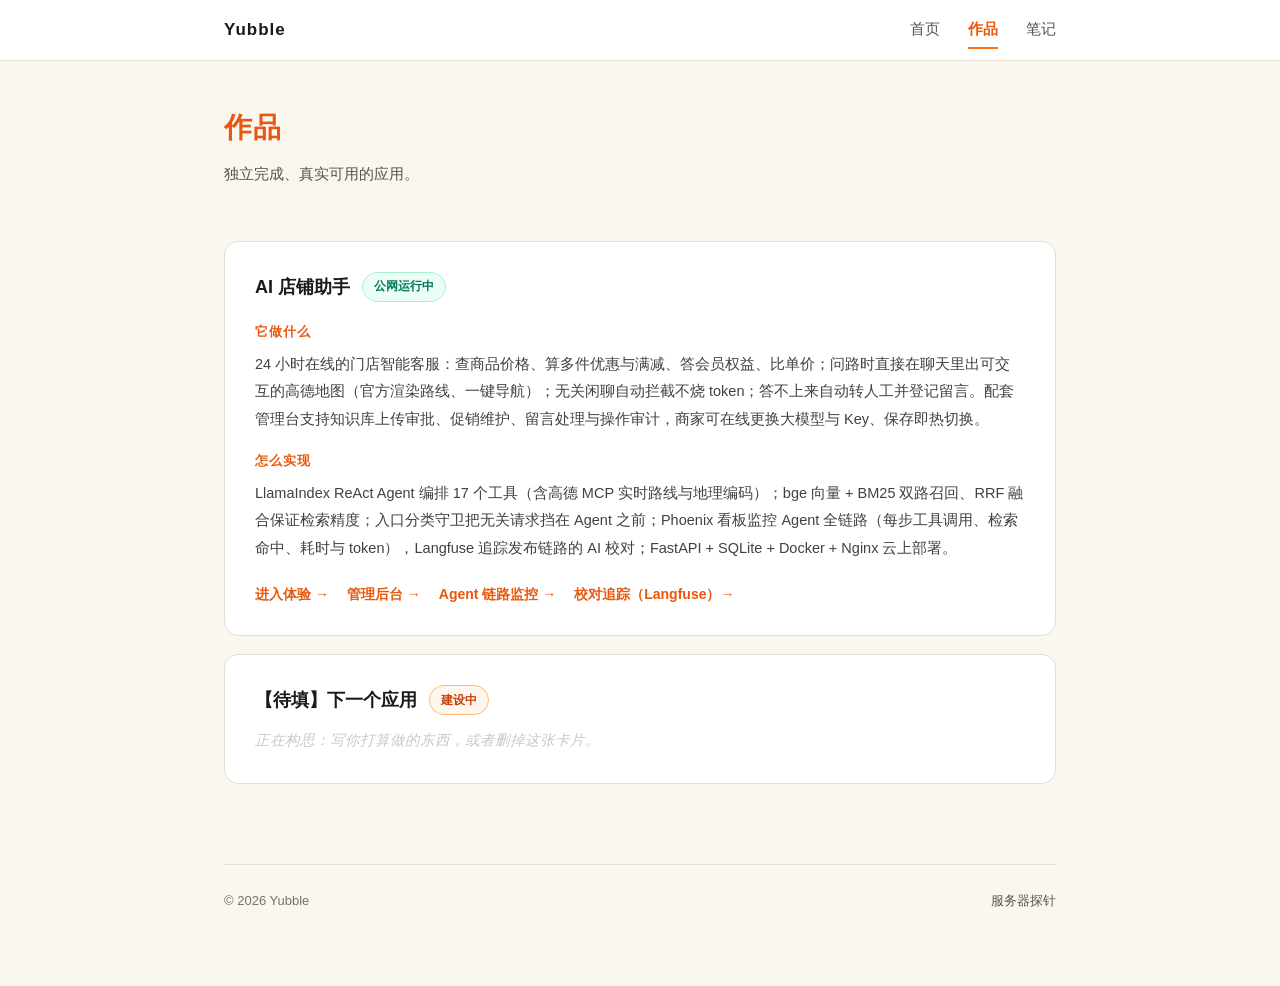
<file: site/works.html>
<!DOCTYPE html>
<html lang="zh-CN">
<head>
<meta charset="UTF-8">
<meta name="viewport" content="width=device-width, initial-scale=1.0">
<title>Yubble · 作品</title>
<link rel="stylesheet" href="style.css?v=12">
</head>
<body>

<nav>
  <div class="nav-inner">
    <a class="nav-brand" href="index.html">Yubble</a>
    <div class="nav-links">
      <a href="index.html">首页</a>
      <a class="active" href="works.html">作品</a>
      <a href="notes.html">笔记</a>
    </div>
  </div>
</nav>

<div class="page">

  <header style="margin-bottom:8px;">
    <h1 class="page-title">作品</h1>
    <p class="page-sub">独立完成、真实可用的应用。</p>
  </header>

  <section>
    <div class="works">

      <div class="work">
        <div class="work-head">
          <h3>AI 店铺助手</h3>
          <span class="badge live">公网运行中</span>
        </div>
        <div class="cap">它做什么</div>
        <p>24 小时在线的门店智能客服：查商品价格、算多件优惠与满减、答会员权益、比单价；问路时直接在聊天里出可交互的高德地图（官方渲染路线、一键导航）；无关闲聊自动拦截不烧 token；答不上来自动转人工并登记留言。配套管理台支持知识库上传审批、促销维护、留言处理与操作审计，商家可在线更换大模型与 Key、保存即热切换。</p>
        <div class="cap">怎么实现</div>
        <p>LlamaIndex ReAct Agent 编排 17 个工具（含高德 MCP 实时路线与地理编码）；bge 向量 + BM25 双路召回、RRF 融合保证检索精度；入口分类守卫把无关请求挡在 Agent 之前；Phoenix 看板监控 Agent 全链路（每步工具调用、检索命中、耗时与 token），Langfuse 追踪发布链路的 AI 校对；FastAPI + SQLite + Docker + Nginx 云上部署。</p>
        <div style="display:flex;gap:18px;flex-wrap:wrap;margin-top:4px">
          <a class="go" href="/agent/" target="_blank">进入体验 →</a>
          <a class="go" href="/agent/admin" target="_blank">管理后台 →</a>
          <a class="go" href="/phoenix/" target="_blank">Agent 链路监控 →</a>
          <a class="go" href="https://us.cloud.langfuse.com" target="_blank">校对追踪（Langfuse）→</a>
        </div>
      </div>

      <div class="work">
        <div class="work-head">
          <h3>【待填】下一个应用</h3>
          <span class="badge wip">建设中</span>
        </div>
        <p class="todo" style="color:#c8c8c8; font-style:italic;">正在构思：写你打算做的东西，或者删掉这张卡片。</p>
      </div>

    </div>
  </section>

  <footer>
    <span>© 2026 Yubble</span>
    <span><a href="/hello">服务器探针</a></span>
  </footer>

</div>
</body>
</html>
</file>
<file: site/style.css>
/* Yubble 个人门户 · 共享样式 v3（暖色热烈版） */
* { margin: 0; padding: 0; box-sizing: border-box; }
html { -webkit-font-smoothing: antialiased; scroll-behavior: smooth; }
body {
  font-family: -apple-system, BlinkMacSystemFont, "PingFang SC", "Hiragino Sans GB",
              "Microsoft YaHei", "Noto Sans SC", "Source Han Sans CN", sans-serif;
  background: #faf6f0; color: #1c1917;
  font-size: 16px; line-height: 1.9;
}

/* ── 导航栏 ── */
nav {
  position: sticky; top: 0; z-index: 10;
  background: rgba(255,255,255,.94); backdrop-filter: blur(8px);
  border-bottom: 1px solid #eadfd5;
}
.nav-inner {
  max-width: 880px; margin: 0 auto; padding: 0 24px;
  height: 60px; display: flex; align-items: center; justify-content: space-between;
}
.nav-brand {
  font-weight: 800; font-size: 17px; letter-spacing: 1px;
  text-decoration: none; color: #1c1917;
}
.nav-links { display: flex; gap: 28px; }
.nav-links a {
  text-decoration: none; color: #57534e; font-size: 15px; font-weight: 500; padding: 4px 0;
  border-bottom: 2px solid transparent; transition: color .15s, border-color .15s;
}
.nav-links a:hover { color: #1c1917; }
.nav-links a.active { color: #ea580c; font-weight: 700; border-bottom-color: #f97316; }

/* ── 版心 ── */
.page { max-width: 880px; margin: 0 auto; padding: 40px 24px 72px; }

/* ── 首页 Hero：奶油粉彩渐变（柔和暖调）── */
.hero {
  display: flex; gap: 28px; align-items: center;
  background: linear-gradient(118deg, #ffe9d2 0%, #fcd9e6 52%, #e2d6fa 100%);
  border: 1px solid #f2ddcb;
  border-radius: 22px; padding: 42px 38px;
  color: #1c1917;
  box-shadow: 0 10px 26px rgba(236, 100, 80, .1);
}
.hero .avatar {
  width: 92px; height: 92px; border-radius: 50%; flex-shrink: 0;
  background: rgba(255,255,255,.8); border: 2px solid #fff;
  color: #ea580c;
  display: flex; align-items: center; justify-content: center;
  font-size: 34px; font-weight: 800;
  box-shadow: 0 4px 14px rgba(234, 88, 12, .15);
}
.hero h1 { font-size: 32px; font-weight: 800; letter-spacing: .5px; color: #1c1917; }
.hero .tagline { color: #57534e; font-size: 16px; font-weight: 500; margin-top: 6px; }
.contact-chips { margin-top: 14px; display: flex; flex-wrap: wrap; gap: 8px; }
.hero .chip {
  font-size: 13.5px; font-weight: 500; color: #44403c;
  background: rgba(255,255,255,.75); border: 1px solid rgba(255,255,255,.95);
  border-radius: 999px; padding: 4px 14px; text-decoration: none;
}
.hero .chip.link {
  display: inline-flex; align-items: center; gap: 6px;
  color: #c2410c; background: #fff; border-color: #fff;
  cursor: pointer;
}
.hero .chip.link svg { width: 14px; height: 14px; }
.hero .chip.link .ext { font-size: 11px; opacity: .7; }
.hero .chip.link:hover { box-shadow: 0 2px 10px rgba(194, 65, 12, .18); }

/* ── 内页标题（作品/笔记）── */
.page-title {
  font-size: 28px; font-weight: 800; letter-spacing: 1px;
  background: linear-gradient(90deg, #ea580c, #db2777);
  -webkit-background-clip: text; background-clip: text; color: transparent;
}
.page-sub { color: #57534e; margin-top: 6px; font-size: 15px; }

/* ── 分节标签：橙色竖条 + 加粗大字 ── */
section { margin-top: 52px; }
.label {
  display: flex; align-items: center; gap: 10px;
  font-size: 19px; font-weight: 800; color: #1c1917;
  letter-spacing: 1px; margin-bottom: 20px;
}
.label::before {
  content: ""; width: 5px; height: 20px; border-radius: 3px;
  background: linear-gradient(180deg, #f97316, #ec4899);
  flex-shrink: 0;
}

/* 正文 */
section p { font-size: 16px; color: #292524; }
.about p { text-indent: 2em; }   /* 中文排版惯例：首行缩进两字符 */

/* ── 经历条目：白卡片 ── */
.entry {
  display: flex; gap: 20px; padding: 20px 22px; margin-bottom: 12px;
  background: #fff; border: 1px solid #e7ded2; border-radius: 14px;
  transition: border-color .15s, box-shadow .15s, transform .15s;
}
.entry:hover {
  border-color: #f5b58a; box-shadow: 0 6px 18px rgba(249, 115, 22, .1);
  transform: translateY(-2px);
}
.entry .when {
  flex-shrink: 0; width: 96px; font-size: 14px; font-weight: 700;
  color: #ea580c; padding-top: 3px;
}
.entry .what h3 { font-size: 16.5px; font-weight: 700; color: #1c1917; }
.entry .what p { font-size: 14.5px; color: #44403c; margin-top: 5px; }
.entry .todo { color: #a8a29e; font-style: italic; }

/* ── 技能标签 ── */
.skills-cap {
  font-size: 14px; font-weight: 700; color: #ea580c;
  margin-bottom: 10px; letter-spacing: 1px;
}
.skills { display: flex; flex-wrap: wrap; gap: 10px; }
.skill {
  font-size: 14px; font-weight: 500; background: #fff;
  border: 1px solid #e7ded2; border-radius: 8px; padding: 7px 15px; color: #292524;
  transition: border-color .15s, color .15s;
}
.skill:hover { border-color: #f97316; color: #ea580c; }

/* ── 卡片（作品）── */
.works { display: flex; flex-direction: column; gap: 18px; }
.work {
  background: #fff; border: 1px solid #e7ded2; border-radius: 14px;
  padding: 28px 30px; transition: box-shadow .18s, border-color .18s, transform .18s;
}
.work:hover {
  border-color: #f5b58a; box-shadow: 0 10px 26px rgba(249, 115, 22, .1);
  transform: translateY(-2px);
}
.work-head { display: flex; align-items: center; gap: 12px; }
.work-head h3 { font-size: 18px; font-weight: 700; color: #1c1917; }
.badge {
  font-size: 12px; border-radius: 999px; padding: 2.5px 11px; font-weight: 600;
}
.badge.live { background: #ecfdf5; color: #047857; border: 1px solid #a7f3d0; }
.badge.wip  { background: #fff7ed; color: #c2410c; border: 1px solid #fdba74; }
.work p { font-size: 14.5px; color: #44403c; margin-top: 10px; }
.work .cap {
  font-size: 13px; font-weight: 700; color: #ea580c;
  letter-spacing: 1px; margin-top: 16px;
}
.work .cap + p { margin-top: 6px; }
.work .meta { margin-top: 12px; font-size: 12.5px; color: #78716c; }
.work a.go {
  display: inline-block; margin-top: 14px; font-size: 14px;
  color: #ea580c; text-decoration: none; font-weight: 700;
}
.work a.go:hover { text-decoration: underline; }

/* ── 笔记列表 ── */
.note {
  display: block; text-decoration: none; color: inherit;
  padding: 22px 0; border-bottom: 1px solid #e7ded2;
}
.note:first-of-type { border-top: 1px solid #e7ded2; }
.note .date { font-size: 13px; font-weight: 700; color: #ea580c; }
.note h3 { font-size: 17px; font-weight: 700; margin-top: 5px; color: #1c1917; transition: color .15s; }
.note:hover h3 { color: #ea580c; }
.note p { font-size: 14.5px; color: #44403c; margin-top: 6px; }

/* 目录筛选 chips（2026-11-24 目录功能）：默认「全部」，点选只看某主题 */
.cat-chip {
  display: inline-block; padding: 4px 14px; border: 1px solid #e0d6c4; color: #78716c;
  border-radius: 14px; font-size: 12.5px; cursor: pointer; background: #fff;
  transition: all .15s; letter-spacing: .5px;
}
.cat-chip:hover { border-color: #ea580c; color: #ea580c; }
.cat-chip.on { background: #ea580c; border-color: #ea580c; color: #fff; }
/* 列表项与编辑器里的目录徽标 */
.cat-badge {
  display: inline-block; padding: 1px 9px; border: 1px solid #f3d5c0; color: #c2410c;
  border-radius: 10px; font-size: 11px; margin-left: 8px; vertical-align: 2px;
  background: #fff7f0; font-weight: 500; white-space: nowrap;
}

/* ── 页脚 ── */
footer {
  margin-top: 80px; padding-top: 24px; border-top: 1px solid #e7ded2;
  color: #78716c; font-size: 13px;
  display: flex; justify-content: space-between; flex-wrap: wrap; gap: 8px;
}
footer a { color: #57534e; text-decoration: none; font-weight: 500; }
footer a:hover { color: #ea580c; }

/* ── 笔记详情（Git 即 CMS：md 由前端渲染）── */
.note-loading {
  color: #a8a29e; padding: 30px 4px; font-size: 13.5px; text-align: center;
  border: 1px dashed #e7ded2; border-radius: 10px; margin-top: 18px;
}
.note-back {
  display: inline-block; margin: 20px 0 4px; font-size: 13.5px;
  color: #ea580c; text-decoration: none; letter-spacing: 1px;
}
.note-back:hover { text-decoration: underline; }
.md-body {
  background: #fff; border: 1px solid #eee4d4; border-radius: 12px;
  padding: 34px 38px; margin: 14px 0 22px; line-height: 1.9; color: #292524;
}
.md-body h1 { font-size: 25px; font-weight: 800; margin: 2px 0 18px; letter-spacing: .5px; color: #1c1917; }
.md-body h2 { font-size: 19px; font-weight: 700; margin: 28px 0 10px; padding-left: 12px; border-left: 4px solid #ea580c; color: #1c1917; }
.md-body h3 { font-size: 16px; font-weight: 700; margin: 22px 0 8px; color: #1c1917; }
.md-body p { margin: 10px 0; font-size: 15px; }
/* 中文排版：正文段落首行缩进两字。
   只缩顶层段落（> 直接子级）——引用/列表/表格里的段落不缩，嵌进容器再缩会显得突兀 */
.md-body > p { text-indent: 2em; }
/* 编辑器所见即所得同步缩进：写作时看到的 = 发布后的样子 */
.vditor-wysiwyg .vditor-reset > p { text-indent: 2em; }
/* 盘古之白显示层兜底：原生 text-autospace（Chrome 128+/Safari 18.4+）——
   未整形的内容也显示中英视觉间隔；已有空格处不会重复加 */
.md-body, .vditor-wysiwyg .vditor-reset { text-autospace: normal; }
.md-body img { max-width: 100%; border-radius: 8px; margin: 10px 0; display: block; }
.md-body code {
  background: #faf3e7; border: 1px solid #f0e4cf; border-radius: 4px;
  padding: 1px 6px; font: 13px/1.6 Menlo, Consolas, monospace; color: #b3451e;
}
.md-body pre { background: #2b2723; color: #f3ede2; border-radius: 8px; padding: 16px 18px; overflow: auto; margin: 14px 0; }
.md-body pre code { background: none; border: none; color: inherit; padding: 0; }
.md-body blockquote {
  border-left: 4px solid #f3c9ad; background: #fdf6ee; margin: 12px 0;
  padding: 8px 16px; color: #92610e; border-radius: 0 8px 8px 0;
}
.md-body ul, .md-body ol { padding-left: 24px; margin: 10px 0; }
.md-body li { margin: 4px 0; }
.md-body hr { border: none; border-top: 1px dashed #e7ded2; margin: 24px 0; }
.md-body a { color: #ea580c; }
.md-body table { border-collapse: collapse; margin: 14px 0; width: 100%; }
.md-body th, .md-body td { border: 1px solid #e8ddc9; padding: 7px 12px; font-size: 13.5px; text-align: left; }
.md-body th { background: #faf3e7; }

/* ── 写作台（浏览器里写 md，发布进 Git）── */
.write-entry {
  display: inline-block; padding: 7px 18px; border: 1px solid #ea580c; color: #ea580c;
  border-radius: 20px; font-size: 13.5px; font-weight: 700; text-decoration: none;
  letter-spacing: 1px; transition: all .15s; background: #fff;
}
.write-entry:hover { background: #ea580c; color: #fff; }
.editor-card { background: #fff; border: 1px solid #eee4d4; border-radius: 12px; padding: 24px 28px; margin: 14px 0 22px; }
.editor-head { display: flex; align-items: center; gap: 12px; margin-bottom: 12px; }
.editor-head h2 { font-size: 18px; font-weight: 800; color: #1c1917; flex: 1; margin: 0; }
.editor-auth { display: flex; gap: 10px; align-items: center; flex-wrap: wrap; margin-bottom: 14px; }
.editor-auth input { padding: 8px 11px; border: 1px solid #e0d6c4; border-radius: 6px; font-size: 13.5px; background: #fff; }
.editor-auth input:focus { outline: none; border-color: #ea580c; box-shadow: 0 0 0 3px rgba(234,88,12,.12); }
.editor-auth button { padding: 8px 16px; border: 1px solid #ea580c; background: #ea580c; color: #fff; border-radius: 6px; font-size: 13.5px; cursor: pointer; }
.editor-auth button:hover { background: #c2410c; }
.editor-meta { display: flex; gap: 12px; align-items: center; flex-wrap: wrap; margin-bottom: 10px; font-size: 13px; color: #57534e; }
.editor-meta input { padding: 7px 10px; border: 1px solid #e0d6c4; border-radius: 6px; font-size: 13.5px; background: #fff; color: #1c1917; }
.editor-meta input:focus { outline: none; border-color: #ea580c; box-shadow: 0 0 0 3px rgba(234,88,12,.12); }
.ed-file { font: 12.5px Menlo, Consolas, monospace; color: #92610e; background: #fdf6ee; padding: 4px 10px; border-radius: 6px; }
.editor-bar { display: flex; gap: 10px; align-items: center; flex-wrap: wrap; margin: 12px 0; }
.editor-bar button { padding: 7px 16px; border: 1px solid #e0d6c4; background: #fff; border-radius: 6px; font-size: 13px; cursor: pointer; transition: all .15s; }
.editor-bar button:hover { border-color: #ea580c; color: #ea580c; }
.editor-bar button.primary { background: #ea580c; border-color: #ea580c; color: #fff; }
.editor-bar button.primary:hover { background: #c2410c; color: #fff; }
.editor-bar button:disabled { opacity: .45; cursor: not-allowed; }
.ed-auto { font-size: 12px; color: #a8a29e; min-width: 150px; }
.md-editor {
  width: 100%; min-height: 52vh; padding: 16px; border: 1px solid #e0d6c4; border-radius: 10px;
  font: 13.5px/1.8 Menlo, "PingFang SC", monospace; background: #fffdf9; color: #292524; resize: vertical;
}
.md-editor:focus { outline: none; border-color: #ea580c; box-shadow: 0 0 0 3px rgba(234,88,12,.1); }
.draft-item { display: flex; align-items: center; gap: 10px; padding: 9px 4px; border-bottom: 1px dashed #eee4d4; font-size: 13.5px; }
.draft-item:last-child { border-bottom: none; }
.draft-item .t { flex: 1; font-weight: 700; color: #1c1917; min-width: 0; overflow: hidden; text-overflow: ellipsis; white-space: nowrap; }
.draft-item .meta { font-size: 12px; color: #a8a29e; flex: none; }
.draft-item button { padding: 3px 10px; font-size: 12px; border: 1px solid #e0d6c4; background: #fff; border-radius: 5px; cursor: pointer; flex: none; }
.draft-item button:hover { border-color: #ea580c; color: #ea580c; }

/* 写作台的口令状态胶囊（与运营管理台同款语义） */
.auth-pill { display: inline-flex; align-items: center; gap: 7px; padding: 4px 12px;
             border-radius: 20px; font-size: 12.5px; letter-spacing: 1px; flex: none;
             border: 1px solid #e7ded2; color: #78716c; background: #fff; }
.auth-pill::before { content: ''; width: 7px; height: 7px; border-radius: 50%; background: #d6cec1; flex: none; }
.auth-pill.on { background: #e9f3ec; color: #2f7d4f; border-color: #cfe4d6; }
.auth-pill.on::before { background: #2f7d4f; }
.auth-pill.err { background: #faeeec; color: #b42318; border-color: #e8c8c2; }
.auth-pill.err::before { background: #b42318; }

/* toast */
#toasts { position: fixed; top: 18px; right: 18px; z-index: 99; display: flex; flex-direction: column; gap: 10px; }
.toast { background: #1c1917; color: #faf6f0; border-radius: 8px; padding: 11px 16px; font-size: 13px;
         max-width: 420px; box-shadow: 0 8px 22px rgba(28,25,23,.3); animation: toastIn .22s ease-out; }
.toast.ok { border-left: 3px solid #6fce97; }
.toast.err { border-left: 3px solid #ff8f7e; }
.toast.info { border-left: 3px solid #d8c48a; }
@keyframes toastIn { from { transform: translateX(24px); opacity: 0; } }

@media (max-width: 560px) {
  .page { padding-top: 28px; }
  .hero { flex-direction: column; align-items: flex-start; gap: 16px; padding: 32px 26px; }
  .entry { flex-direction: column; gap: 6px; padding: 16px 18px; }
  .entry .when { width: auto; }
  .nav-links { gap: 16px; }
}

/* AI 校对报告浮层 */
.proof-item { border: 1px solid #f0e4cf; background: #fdf9f2; border-radius: 8px; padding: 10px 14px; margin: 8px 0; font-size: 13.5px; }
.proof-tag { display: inline-block; padding: 2px 8px; border-radius: 6px; background: #fee2e2; color: #b91c1c; font-size: 12px; margin-right: 8px; }
/* 一键修正：把该问题的原文替换为建议——不用回文章手动找。
   头行 flex 布局：fix 占满中间把按钮推到卡片最右（float 在 inline
   流里不可靠，2026-11-14 实测按钮贴在文字后而非靠右） */
.proof-head { display: flex; align-items: center; gap: 8px; }
.proof-head .proof-fix { flex: 1; min-width: 0; }
.proof-apply { flex-shrink: 0; padding: 3px 14px; border: 1px solid #e0d6c4; background: #fff; border-radius: 6px; font-size: 12.5px; cursor: pointer; color: #b91c1c; white-space: nowrap; }
.proof-apply:hover:not(:disabled) { background: #fef2f2; border-color: #b91c1c; }
.proof-apply:disabled { color: #16a34a; border-color: #bbf7d0; cursor: default; }
.proof-fix { font-weight: 600; color: #1c1917; }
.proof-reason { margin-top: 4px; font-size: 12.5px; color: #78716c; }
#proofModal button { padding: 8px 16px; border: 1px solid #e0d6c4; background: #fff; border-radius: 6px; font-size: 13.5px; cursor: pointer; }
#proofModal button.primary { background: #ea580c; border-color: #ea580c; color: #fff; }

/* Moments · 现场留影（主页底部小图区，简单展示） */
.moments { margin-top: 40px; }
.moment-grid { display: grid; grid-template-columns: repeat(auto-fit, minmax(200px, 1fr)); gap: 14px; }
.moment-grid figure { margin: 0; overflow: hidden; border-radius: 10px; border: 1px solid #e7e0d3; background: #fff; }
.moment-grid img { width: 100%; height: 150px; object-fit: cover; display: block; transition: transform .25s ease; }
.moment-grid figure:hover img { transform: scale(1.04); }
@media (max-width: 640px) { .moment-grid { grid-template-columns: 1fr; } .moment-grid img { height: 180px; } }

/* 学习笔记：列表计数与分页（2026-11-28；28 日晚重设计：去白底融入米色页面，
   数字按钮透明底 hover 浮现淡橙，当前页橙块；计数行带"第 x/y 页"提示） */
.list-meta {
  display: flex; justify-content: flex-end; margin: 2px 0 -4px;
  color: #a8a29e; font-size: 12.5px; letter-spacing: .5px;
}
.list-meta b { color: #ea580c; font-weight: 700; }
.pager {
  display: flex; justify-content: center; align-items: center;
  gap: 4px; flex-wrap: wrap; margin: 30px 0 12px;
}
.page-btn {
  min-width: 36px; padding: 7px 13px; border: none; border-radius: 18px;
  background: transparent; color: #8a8178; font-size: 13px; cursor: pointer;
  transition: all .15s; letter-spacing: .5px; text-align: center;
}
.page-btn:hover:not(:disabled) { background: #ffedd9; color: #ea580c; }
.page-btn.on { background: #ea580c; color: #fff; font-weight: 700; }
.page-btn:disabled { opacity: .35; cursor: not-allowed; }
.page-ellipsis { color: #c9beb0; padding: 0 4px; }
@media (max-width: 640px) { .page-btn { min-width: 32px; padding: 7px 10px; } }
</file>
